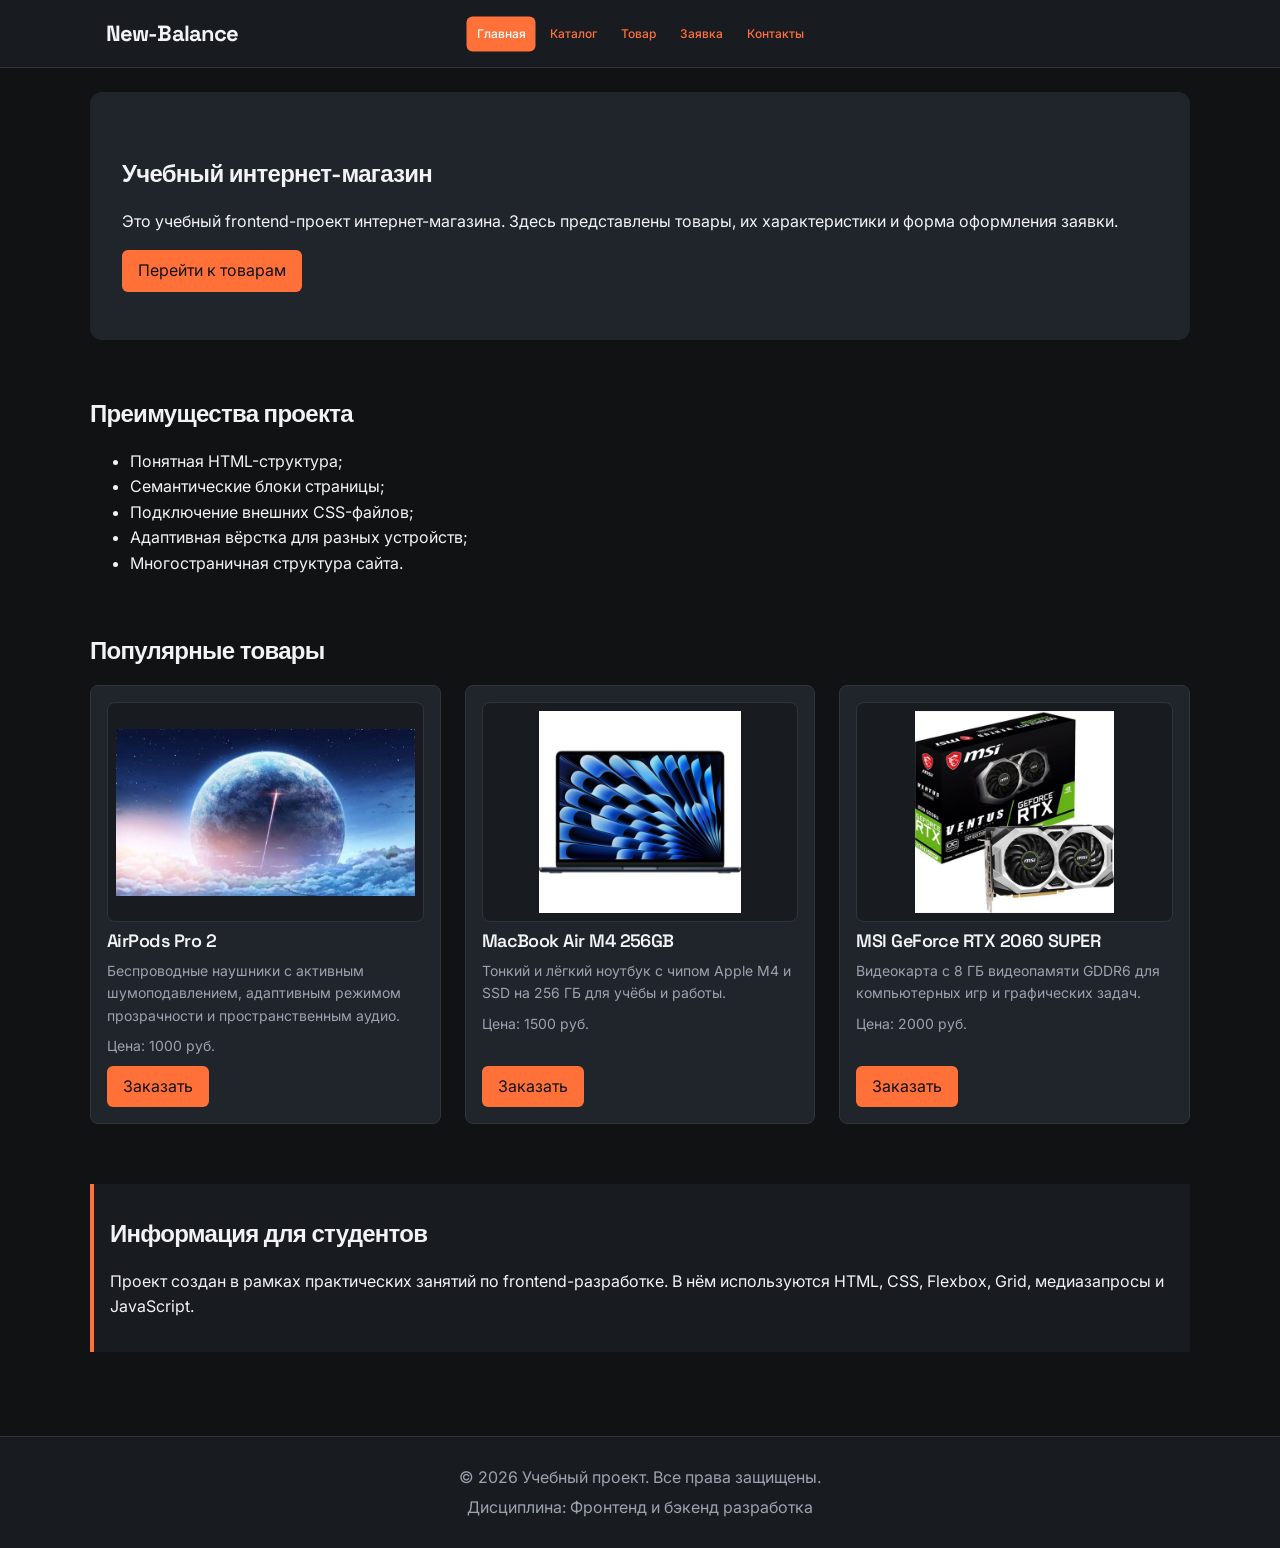
<file: index.html>
<!DOCTYPE html>
<html lang="ru">
<head>
  <meta charset="UTF-8">
  <meta name="viewport" content="width=device-width, initial-scale=1.0">

  <meta name="description" content="Учебный интернет-магазин: каталог товаров, характеристики и оформление заявок.">
  <meta property="og:type" content="website">
  <meta property="og:title" content="Учебный интернет-магазин">
  <meta property="og:description" content="Учебный frontend-проект интернет-магазина.">

  <title>Учебный интернет-магазин</title>

  <link rel="stylesheet" href="css/style.css">
  <link rel="stylesheet" href="css/responsive.css">

  <script src="js/main.js" defer></script>

  <link rel="preconnect" href="https://fonts.googleapis.com">
  <link rel="preconnect" href="https://fonts.gstatic.com" crossorigin>
  <link href="https://fonts.googleapis.com/css2?family=IBM+Plex+Mono:wght@400;500&family=Inter:wght@400;500;600;700;800&family=Space+Grotesk:wght@500;600;700&display=swap" rel="stylesheet">
</head>

<body>
  <a class="skip-link" href="#main">Перейти к основному содержимому</a>

  <header>
    <div class="site-header">
      <a class="site-logo" href="index.html" aria-current="page">New-Balance</a>

      <nav class="site-nav" aria-label="Основная навигация">
        <ul class="site-nav__list">
          <li><a href="index.html" aria-current="page">Главная</a></li>
          <li><a href="catalog.html">Каталог</a></li>
          <li><a href="product.html">Товар</a></li>
          <li><a href="order.html">Заявка</a></li>
          <li><a href="contacts.html">Контакты</a></li>
        </ul>
      </nav>
    </div>
  </header>

  <main id="main">
    <section class="hero">
      <h1>Учебный интернет-магазин</h1>

      <p>
        Это учебный frontend-проект интернет-магазина.
        Здесь представлены товары, их характеристики и форма оформления заявки.
      </p>

      <a class="button" href="#popular">Перейти к товарам</a>
    </section>

    <section class="section" id="advantages">
      <h2>Преимущества проекта</h2>

      <ul class="advantages-list">
        <li>Понятная HTML-структура;</li>
        <li>Семантические блоки страницы;</li>
        <li>Подключение внешних CSS-файлов;</li>
        <li>Адаптивная вёрстка для разных устройств;</li>
        <li>Многостраничная структура сайта.</li>
      </ul>
    </section>

    <section class="section" id="popular">
      <h2>Популярные товары</h2>

      <div class="products-grid">

        <article class="product-card">
          <img
            class="product-card__image"
            src="images/images (1).jpeg"
            srcset="
              images/responsive/airpods-480.jpeg 480w,
              images/responsive/airpods-960.jpeg 960w
            "
            sizes="(max-width: 767px) 100vw, (max-width: 1023px) 50vw, 33vw"
            alt="Беспроводные наушники Apple AirPods Pro 2"
            loading="lazy"
          >

          <h3>AirPods Pro 2</h3>

          <p>
            Беспроводные наушники с активным шумоподавлением,
            адаптивным режимом прозрачности и пространственным аудио.
          </p>

          <p>Цена: 1000 руб.</p>

          <button
            class="button product-card__button"
            type="button"
            data-product="AirPods Pro 2"
          >
            Заказать
          </button>
        </article>

        <article class="product-card">
          <img
            class="product-card__image"
            src="images/macbook.jpeg"
            srcset="
              images/responsive/macbook-480.jpeg 480w,
              images/responsive/macbook-960.jpeg 960w
            "
            sizes="(max-width: 767px) 100vw, (max-width: 1023px) 50vw, 33vw"
            alt="Ноутбук Apple MacBook Air M4"
            loading="lazy"
          >

          <h3>MacBook Air M4 256GB</h3>

          <p>
            Тонкий и лёгкий ноутбук с чипом Apple M4
            и SSD на 256 ГБ для учёбы и работы.
          </p>

          <p>Цена: 1500 руб.</p>

          <button
            class="button product-card__button"
            type="button"
            data-product="MacBook Air M4 256GB"
          >
            Заказать
          </button>
        </article>

        <article class="product-card">
          <img
            class="product-card__image"
            src="images/video.jpeg"
            srcset="
              images/responsive/video-480.jpeg 480w,
              images/responsive/video-960.jpeg 960w
            "
            sizes="(max-width: 767px) 100vw, (max-width: 1023px) 50vw, 33vw"
            alt="Видеокарта MSI GeForce RTX 2060 SUPER"
            loading="lazy"
          >

          <h3>MSI GeForce RTX 2060 SUPER</h3>

          <p>
            Видеокарта с 8 ГБ видеопамяти GDDR6
            для компьютерных игр и графических задач.
          </p>

          <p>Цена: 2000 руб.</p>

          <button
            class="button product-card__button"
            type="button"
            data-product="MSI GeForce RTX 2060 SUPER"
          >
            Заказать
          </button>
        </article>

      </div>
    </section>

    <aside class="aside-info">
      <h2>Информация для студентов</h2>

      <p>
        Проект создан в рамках практических занятий по frontend-разработке.
        В нём используются HTML, CSS, Flexbox, Grid, медиазапросы
        и JavaScript.
      </p>
    </aside>
  </main>

  <footer id="contacts">
    <p>&copy; 2026 Учебный проект. Все права защищены.</p>
    <p>Дисциплина: Фронтенд и бэкенд разработка</p>
  </footer>

  <dialog
    class="order-dialog"
    id="order-dialog"
    aria-labelledby="order-dialog-title"
  >
    <h2 id="order-dialog-title">Оформление заявки</h2>

    <form class="order-form" id="order-form" action="#" method="post">
      <input id="selected-product" name="selected-product" type="hidden">

      <div class="form-field">
        <label for="order-name">Имя</label>
        <input
          id="order-name"
          name="name"
          type="text"
          placeholder="Введите ваше имя"
          minlength="2"
          autocomplete="given-name"
          required
        >
      </div>

      <div class="form-field">
        <label for="order-email">E-mail</label>
        <input
          id="order-email"
          name="email"
          type="email"
          placeholder="example@mail.ru"
          autocomplete="email"
          required
        >
      </div>

      <div class="form-field">
        <label for="order-phone">Телефон</label>
        <input
          id="order-phone"
          name="phone"
          type="tel"
          inputmode="tel"
          placeholder="+7 (900) 000-00-00"
          pattern="^\+7 \(\d{3}\) \d{3}-\d{2}-\d{2}$"
          autocomplete="tel"
          required
        >
        <small>Формат: +7 (900) 000-00-00</small>
      </div>

      <div class="form-field">
        <label for="order-date">Дата связи</label>
        <input
          id="order-date"
          name="date"
          type="date"
        >
      </div>

      <div class="form-field">
        <label for="order-topic">Тема заявки</label>
        <select id="order-topic" name="topic" required>
          <option value="">Выберите тему</option>
          <option value="product">Заказ товара</option>
          <option value="consultation">Консультация</option>
          <option value="delivery">Доставка</option>
        </select>
      </div>

      <div class="form-field">
        <label for="order-comment">Комментарий</label>
        <textarea
          id="order-comment"
          name="comment"
          rows="4"
          placeholder="Укажите дополнительную информацию"
        ></textarea>
      </div>

      <div class="form-field form-field--checkbox">
        <label for="order-agreement">
          <input
            id="order-agreement"
            name="agreement"
            type="checkbox"
            required
          >
          Я согласен на обработку данных
        </label>
      </div>

      <div class="form-actions">
        <button class="button" type="button" id="close-order-dialog">Закрыть</button>
        <button class="button" type="submit">Отправить заявку</button>
      </div>
    </form>
  </dialog>

  <p class="success-message" id="success-message" hidden>
    Форма успешно отправлена!
  </p>
</body>
</html>
</file>
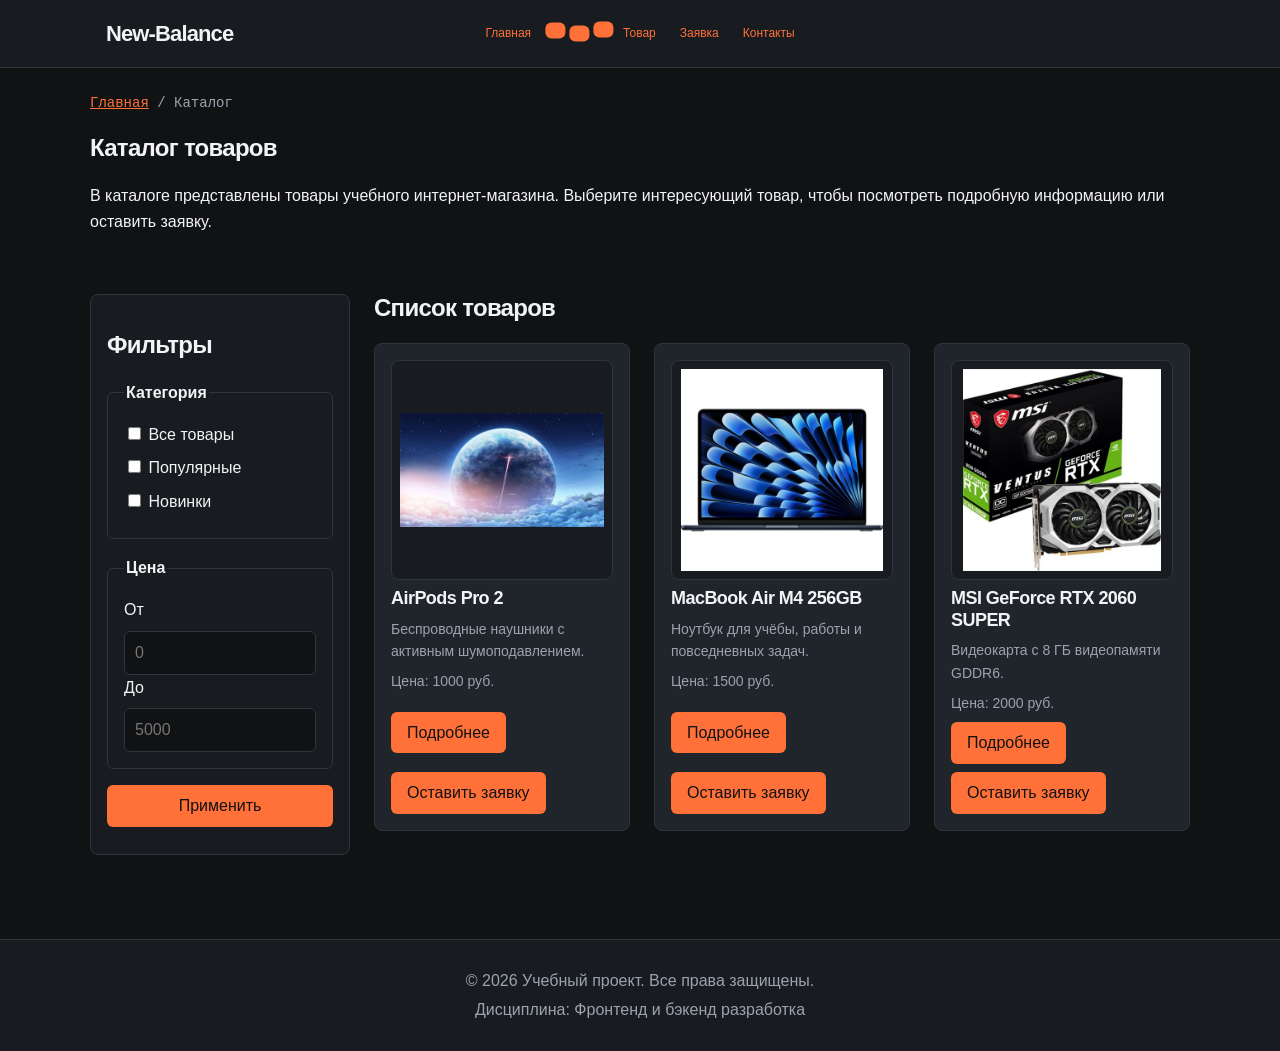
<file: catalog.html>
<!DOCTYPE html>
<html lang="ru">
<head>
  <meta charset="UTF-8">
  <meta name="viewport" content="width=device-width, initial-scale=1.0">

  <meta name="description" content="Каталог товаров учебного интернет-магазина.">
  <meta property="og:type" content="website">
  <meta property="og:title" content="Каталог товаров — Учебный интернет-магазин">
  <meta property="og:description" content="Каталог товаров учебного frontend-проекта.">

  <title>Каталог товаров — Учебный интернет-магазин</title>

  <link rel="stylesheet" href="css/style.css">
  <link rel="stylesheet" href="css/responsive.css">
</head>

<body>
  <a class="skip-link" href="#main">Перейти к основному содержимому</a>

  <header>
    <div class="site-header">
      <a class="site-logo" href="index.html">New-Balance</a>

      <nav class="site-nav" aria-label="Основная навигация">
        <ul class="site-nav__list">
          <li><a href="index.html">Главная</a></li>
          <li><a href="catalog.html" aria-current="page"Каталог</a></li>
          <li><a href="product.html">Товар</a></li>
          <li><a href="order.html">Заявка</a></li>
          <li><a href="contacts.html">Контакты</a></li>
        </ul>
      </nav>
    </div>
  </header>

  <main id="main">
    <nav class="breadcrumbs" aria-label="Хлебные крошки">
      <a href="index.html">Главная</a>
      <span aria-current="page">Каталог</span>
    </nav>

    <section class="section">
      <h1>Каталог товаров</h1>

      <p>
        В каталоге представлены товары учебного интернет-магазина.
        Выберите интересующий товар, чтобы посмотреть подробную информацию
        или оставить заявку.
      </p>
    </section>

    <div class="catalog-layout">
      <aside class="catalog-filters">
        <h2>Фильтры</h2>

        <form class="filters-form" action="#" method="get">
          <fieldset>
            <legend>Категория</legend>

            <label>
              <input type="checkbox" name="category" value="all">
              Все товары
            </label>

            <label>
              <input type="checkbox" name="category" value="popular">
              Популярные
            </label>

            <label>
              <input type="checkbox" name="category" value="new">
              Новинки
            </label>
          </fieldset>

          <fieldset>
            <legend>Цена</legend>

            <label for="price-from">От</label>
            <input
              id="price-from"
              name="price-from"
              type="number"
              min="0"
              placeholder="0"
            >

            <label for="price-to">До</label>
            <input
              id="price-to"
              name="price-to"
              type="number"
              min="0"
              placeholder="5000"
            >
          </fieldset>

          <button class="button" type="submit">Применить</button>
        </form>
      </aside>

      <section class="catalog-products">
        <h2>Список товаров</h2>

        <div class="products-grid">
          <article class="product-card">
            <img
              class="product-card__image"
              src="images/images (1).jpeg"
              srcset="
                images/responsive/airpods-480.jpeg 480w,
                images/responsive/airpods-960.jpeg 960w
              "
              sizes="(max-width: 767px) 100vw, (max-width: 1023px) 50vw, 33vw"
              alt="Беспроводные наушники Apple AirPods Pro 2"
              loading="lazy"
            >

            <h3>AirPods Pro 2</h3>
            <p>Беспроводные наушники с активным шумоподавлением.</p>
            <p>Цена: 1000 руб.</p>

            <a class="button" href="product.html">Подробнее</a>
            <a class="button" href="order.html">Оставить заявку</a>
          </article>

          <article class="product-card">
            <img
              class="product-card__image"
              src="images/macbook.jpeg"
              srcset="
                images/responsive/macbook-480.jpeg 480w,
                images/responsive/macbook-960.jpeg 960w
              "
              sizes="(max-width: 767px) 100vw, (max-width: 1023px) 50vw, 33vw"
              alt="Ноутбук Apple MacBook Air M4"
              loading="lazy"
            >

            <h3>MacBook Air M4 256GB</h3>
            <p>Ноутбук для учёбы, работы и повседневных задач.</p>
            <p>Цена: 1500 руб.</p>

            <a class="button" href="product.html">Подробнее</a>
            <a class="button" href="order.html">Оставить заявку</a>
          </article>

          <article class="product-card">
            <img
              class="product-card__image"
              src="images/video.jpeg"
              srcset="
                images/responsive/video-480.jpeg 480w,
                images/responsive/video-960.jpeg 960w
              "
              sizes="(max-width: 767px) 100vw, (max-width: 1023px) 50vw, 33vw"
              alt="Видеокарта MSI GeForce RTX 2060 SUPER"
              loading="lazy"
            >

            <h3>MSI GeForce RTX 2060 SUPER</h3>
            <p>Видеокарта с 8 ГБ видеопамяти GDDR6.</p>
            <p>Цена: 2000 руб.</p>

            <a class="button" href="product.html">Подробнее</a>
            <a class="button" href="order.html">Оставить заявку</a>
          </article>
        </div>
      </section>
    </div>
  </main>

  <footer>
    <p>&copy; 2026 Учебный проект. Все права защищены.</p>
    <p>Дисциплина: Фронтенд и бэкенд разработка</p>
  </footer>
</body>
</html>
</file>
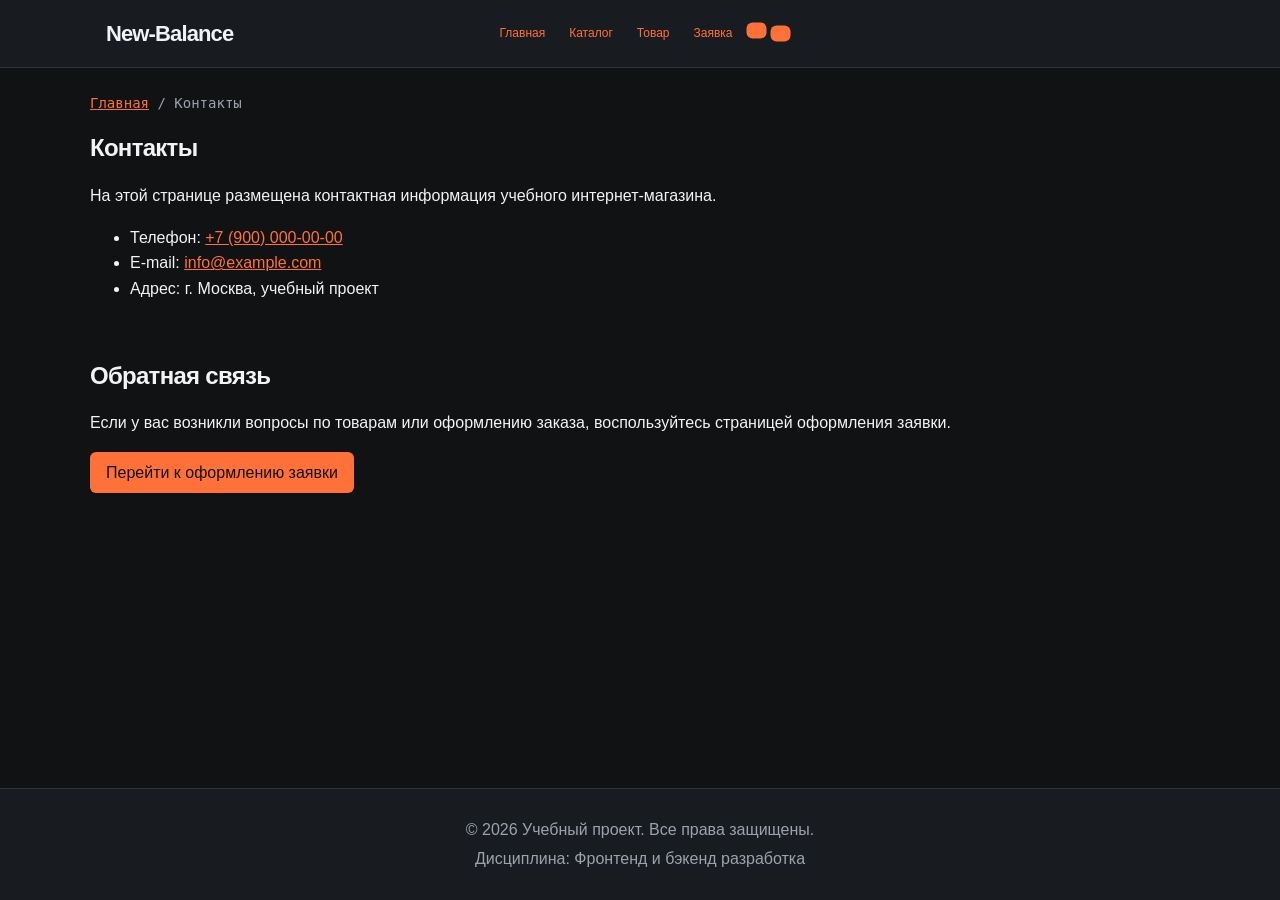
<file: contacts.html>
<!DOCTYPE html>
<html lang="ru">
<head>
  <meta charset="UTF-8">
  <meta name="viewport" content="width=device-width, initial-scale=1.0">

  <meta name="description" content="Контактная информация учебного интернет-магазина.">
  <meta property="og:type" content="website">
  <meta property="og:title" content="Контакты — Учебный интернет-магазин">
  <meta property="og:description" content="Контактная информация учебного frontend-проекта.">

  <title>Контакты — Учебный интернет-магазин</title>

  <link rel="stylesheet" href="css/style.css">
  <link rel="stylesheet" href="css/responsive.css">
</head>

<body>
  <a class="skip-link" href="#main">Перейти к основному содержимому</a>

  <header>
    <div class="site-header">
      <a class="site-logo" href="index.html">New-Balance</a>

      <nav class="site-nav" aria-label="Основная навигация">
        <ul class="site-nav__list">
          <li><a href="index.html">Главная</a></li>
          <li><a href="catalog.html">Каталог</a></li>
          <li><a href="product.html">Товар</a></li>
          <li><a href="order.html">Заявка</a></li>
          <li><a href="contacts.html" aria-current="page"Контакты</a></li>
        </ul>
      </nav>
    </div>
  </header>

  <main id="main">
    <nav class="breadcrumbs" aria-label="Хлебные крошки">
      <a href="index.html">Главная</a>
      <span aria-current="page">Контакты</span>
    </nav>

    <section class="section">
      <h1>Контакты</h1>

      <p>
        На этой странице размещена контактная информация
        учебного интернет-магазина.
      </p>

      <ul>
        <li>
          Телефон:
          <a href="tel:+79000000000">+7 (900) 000-00-00</a>
        </li>
        <li>
          E-mail:
          <a href="mailto:info@example.com">info@example.com</a>
        </li>
        <li>Адрес: г. Москва, учебный проект</li>
      </ul>
    </section>

    <section class="section" id="feedback">
      <h2>Обратная связь</h2>

      <p>
        Если у вас возникли вопросы по товарам или оформлению заказа,
        воспользуйтесь страницей оформления заявки.
      </p>

      <a class="button" href="order.html">Перейти к оформлению заявки</a>
    </section>
  </main>

  <footer>
    <p>&copy; 2026 Учебный проект. Все права защищены.</p>
    <p>Дисциплина: Фронтенд и бэкенд разработка</p>
  </footer>
</body>
</html>
</file>
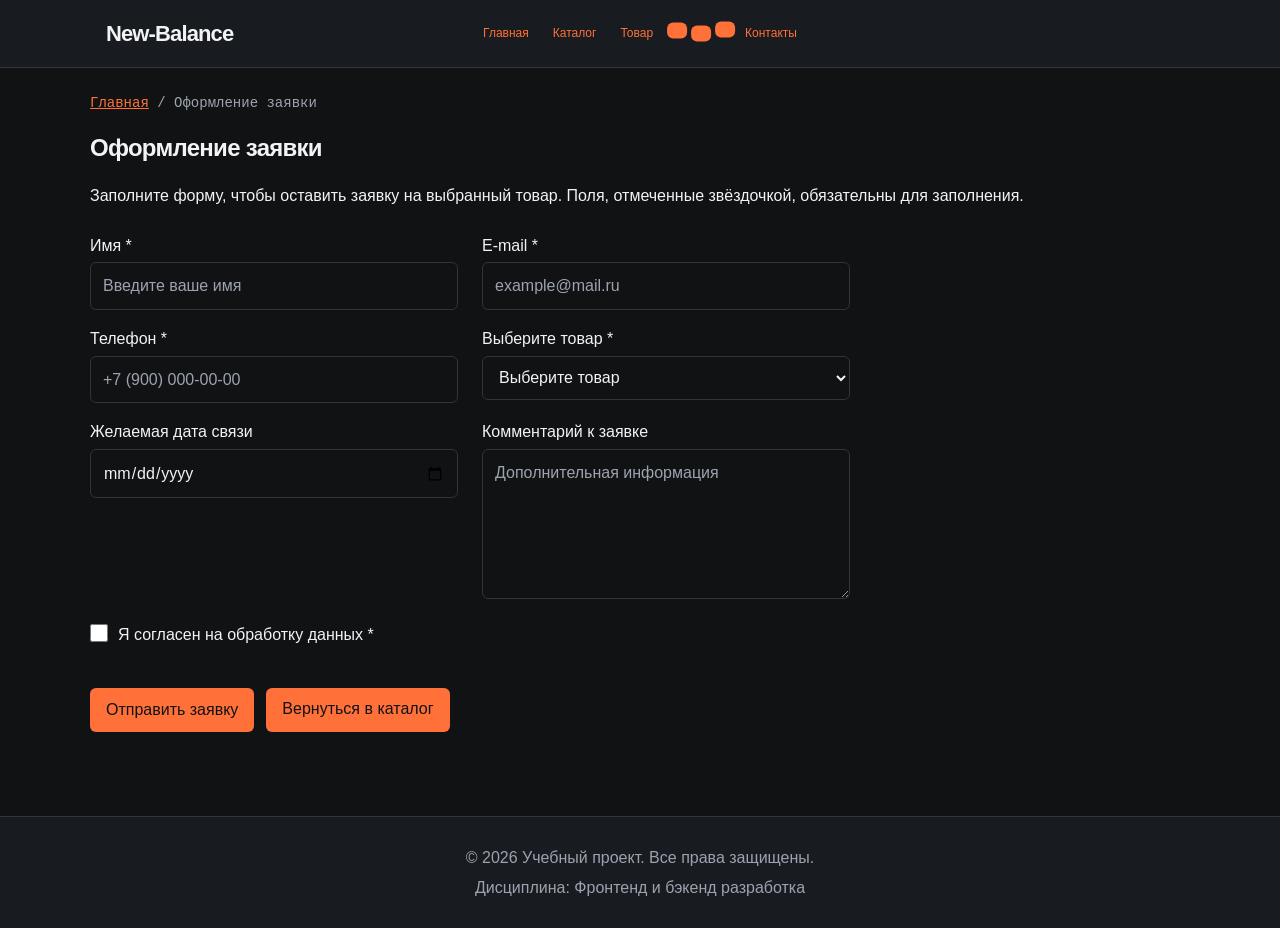
<file: order.html>
<!DOCTYPE html>
<html lang="ru">
<head>
  <meta charset="UTF-8">
  <meta name="viewport" content="width=device-width, initial-scale=1.0">
  <meta name="description" content="Оформление заявки в учебном интернет-магазине.">
  <title>Оформление заявки — Учебный интернет-магазин</title>

  <link rel="stylesheet" href="css/style.css">
  <link rel="stylesheet" href="css/responsive.css">
  <script src="js/main.js" defer></script>
</head>

<body>
  <a class="skip-link" href="#main">Перейти к основному содержимому</a>

  <header>
    <div class="site-header">
      <a class="site-logo" href="index.html">New-Balance</a>

      <nav class="site-nav" aria-label="Основная навигация">
        <ul class="site-nav__list">
          <li><a href="index.html">Главная</a></li>
          <li><a href="catalog.html">Каталог</a></li>
          <li><a href="product.html">Товар</a></li>
          <li><a href="order.html" aria-current="page"Заявка</a></li>
          <li><a href="contacts.html">Контакты</a></li>
        </ul>
      </nav>
    </div>
  </header>

  <main id="main">
    <nav class="breadcrumbs" aria-label="Хлебные крошки">
      <a href="index.html">Главная</a>
      <span aria-current="page">Оформление заявки</span>
    </nav>

    <section class="section">
      <h1>Оформление заявки</h1>

      <p id="order-description">
        Заполните форму, чтобы оставить заявку на выбранный товар.
        Поля, отмеченные звёздочкой, обязательны для заполнения.
      </p>

      <form
        class="order-form"
        action="#"
        method="post"
        aria-describedby="order-description"
      >
        <div class="form-field">
          <label for="order-name">Имя *</label>
          <input
            id="order-name"
            name="name"
            type="text"
            placeholder="Введите ваше имя"
            autocomplete="given-name"
            minlength="2"
            required
          >
        </div>

        <div class="form-field">
          <label for="order-email">E-mail *</label>
          <input
            id="order-email"
            name="email"
            type="email"
            placeholder="example@mail.ru"
            autocomplete="email"
            required
          >
        </div>

        <div class="form-field">
          <label for="order-phone">Телефон *</label>
          <input
            id="order-phone"
            name="phone"
            type="tel"
            placeholder="+7 (900) 000-00-00"
            autocomplete="tel"
            inputmode="tel"
            required
          >
        </div>

        <div class="form-field">
          <label for="order-product">Выберите товар *</label>
          <select id="order-product" name="product" required>
            <option value="">Выберите товар</option>
            <option value="AirPods Pro 2">AirPods Pro 2</option>
            <option value="MacBook Air M4 256GB">MacBook Air M4 256GB</option>
            <option value="MSI GeForce RTX 2060 SUPER">MSI GeForce RTX 2060 SUPER</option>
          </select>
        </div>

        <div class="form-field">
          <label for="order-date">Желаемая дата связи</label>
          <input
            id="order-date"
            name="date"
            type="date"
          >
        </div>

        <div class="form-field">
          <label for="order-comment">Комментарий к заявке</label>
          <textarea
            id="order-comment"
            name="comment"
            rows="5"
            placeholder="Дополнительная информация"
          ></textarea>
        </div>

        <div class="form-field form-field--checkbox">
          <label for="order-agreement">
            <input
              id="order-agreement"
              name="agreement"
              type="checkbox"
              required
            >
            Я согласен на обработку данных *
          </label>
        </div>

        <div class="form-actions">
          <button class="button" type="submit">
            Отправить заявку
          </button>

          <a class="button" href="catalog.html">
            Вернуться в каталог
          </a>
        </div>
      </form>
    </section>
  </main>

  <footer>
    <p>&copy; 2026 Учебный проект. Все права защищены.</p>
    <p>Дисциплина: Фронтенд и бэкенд разработка</p>
  </footer>
</body>
</html>
</file>
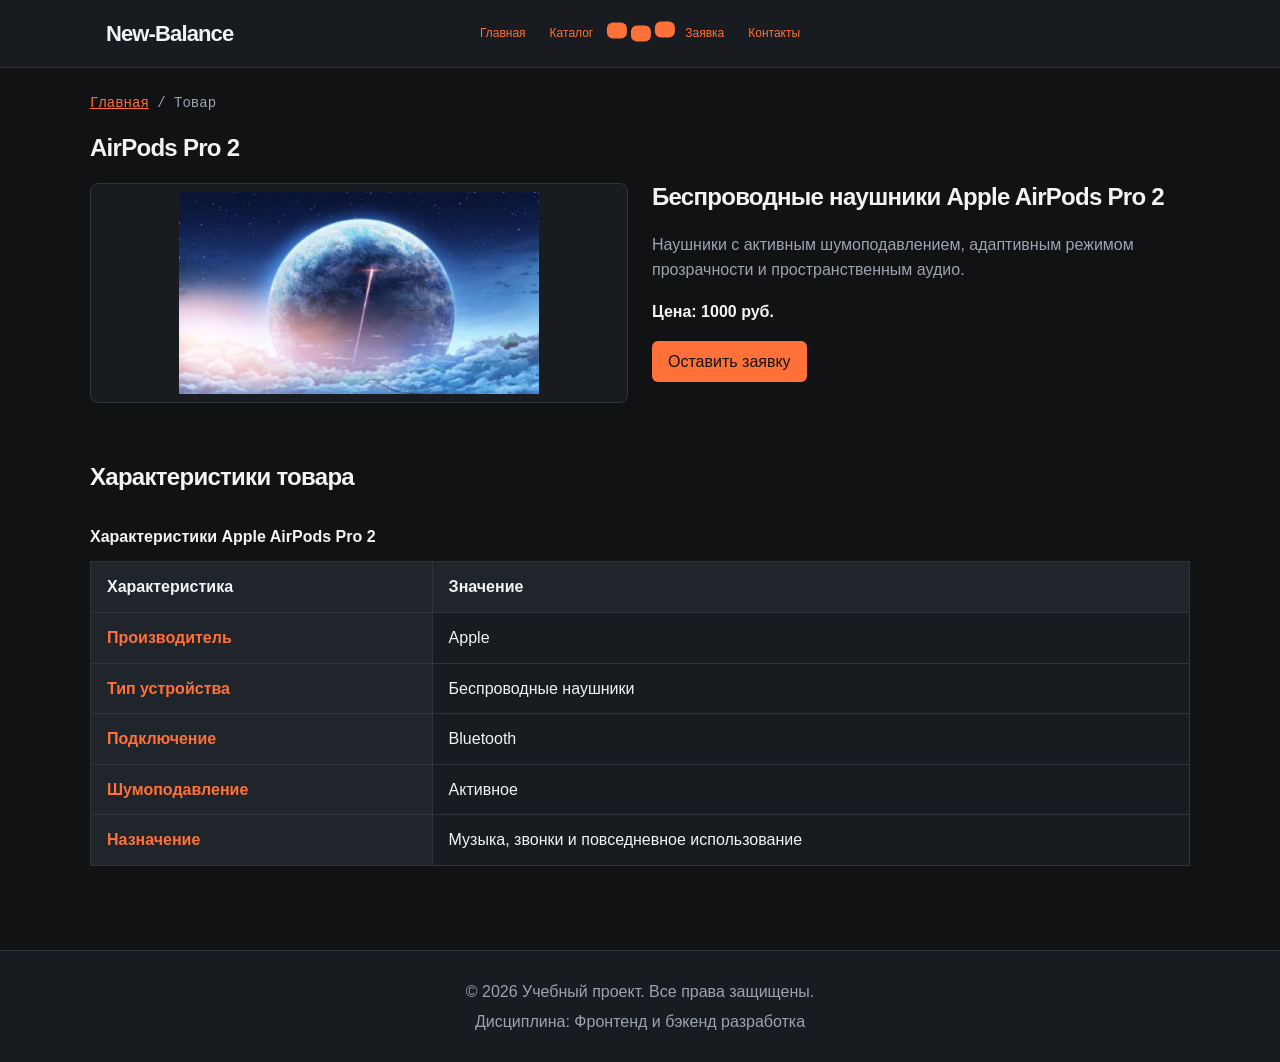
<file: product.html>
<!DOCTYPE html>
<html lang="ru">
<head>
  <meta charset="UTF-8">
  <meta name="viewport" content="width=device-width, initial-scale=1.0">
  <meta name="description" content="Описание и характеристики AirPods Pro 2.">
  <title>AirPods Pro 2 — Учебный интернет-магазин</title>

  <link rel="stylesheet" href="css/style.css">
  <link rel="stylesheet" href="css/responsive.css">
</head>

<body>
  <a class="skip-link" href="#main">Перейти к основному содержимому</a>

  <header>
    <div class="site-header">
      <a class="site-logo" href="index.html">New-Balance</a>

      <nav class="site-nav" aria-label="Основная навигация">
        <ul class="site-nav__list">
          <li><a href="index.html">Главная</a></li>
          <li><a href="catalog.html">Каталог</a></li>
          <li><a href="product.html" aria-current="page"Товар</a></li>
          <li><a href="order.html">Заявка</a></li>
          <li><a href="contacts.html">Контакты</a></li>
        </ul>
      </nav>
    </div>
  </header>

  <main id="main">
    <nav class="breadcrumbs" aria-label="Хлебные крошки">
      <a href="index.html">Главная</a>
      <span aria-current="page">Товар</span>
    </nav>

    <section class="section">
      <h1>AirPods Pro 2</h1>

      <div class="product-detail">
        <img
          class="product-card__image"
          src="images/images (1).jpeg"
          srcset="
            images/responsive/airpods-480.jpeg 480w,
            images/responsive/airpods-960.jpeg 960w
          "
          sizes="(max-width: 767px) 100vw, (max-width: 1023px) 50vw, 500px"
          alt="Беспроводные наушники Apple AirPods Pro 2"
          decoding="async"
        >

        <div class="product-detail__info">
          <h2>Беспроводные наушники Apple AirPods Pro 2</h2>

          <p>
            Наушники с активным шумоподавлением,
            адаптивным режимом прозрачности и пространственным аудио.
          </p>

          <p><strong>Цена: 1000 руб.</strong></p>

          <a class="button" href="order.html">
            Оставить заявку
          </a>
        </div>
      </div>
    </section>

    <section class="section">
      <h2>Характеристики товара</h2>

      <div class="table-wrapper">
        <table class="product-table">
          <caption>Характеристики Apple AirPods Pro 2</caption>
          <thead>
            <tr>
              <th scope="col">Характеристика</th>
              <th scope="col">Значение</th>
            </tr>
          </thead>

          <tbody>
            <tr>
              <th scope="row">Производитель</th>
              <td>Apple</td>
            </tr>
            <tr>
              <th scope="row">Тип устройства</th>
              <td>Беспроводные наушники</td>
            </tr>
            <tr>
              <th scope="row">Подключение</th>
              <td>Bluetooth</td>
            </tr>
            <tr>
              <th scope="row">Шумоподавление</th>
              <td>Активное</td>
            </tr>
            <tr>
              <th scope="row">Назначение</th>
              <td>Музыка, звонки и повседневное использование</td>
            </tr>
          </tbody>
        </table>
      </div>
    </section>
  </main>

  <footer>
    <p>&copy; 2026 Учебный проект. Все права защищены.</p>
    <p>Дисциплина: Фронтенд и бэкенд разработка</p>
  </footer>
</body>
</html>
</file>
<file: css/style.css>
/* ==================================================
   1. Переменные проекта
   ================================================== */

:root {
  /* Цвета */
  --color-bg: #111214;
  --color-text: #F2F3F5;
  --color-muted: #9CA3AF;
  --color-primary: #FF7139;
  --color-primary-dark: #E85C25;
  --color-border: #30343B;
  --color-surface: #181B20;
  --color-surface-accent: #20242B;
  --color-white: #FFFFFF;
  --color-danger: #F87171;
  --color-success: #4ADE80;
  --color-success-bg: rgba(74, 222, 128, 0.1);

  /* Отступы */
  --space-xs: 4px;
  --space-sm: 8px;
  --space-md: 16px;
  --space-lg: 24px;
  --space-xl: 60px;

  /* Скругления */
  --radius-sm: 6px;
  --radius-md: 8px;
  --radius-lg: 12px;

  /* Размеры */
  --container-width: 1100px;
}


/* ==================================================
   2. Базовые стили страницы
   ================================================== */

* {
  box-sizing: border-box;
}

html {
  scroll-behavior: smooth;
}

body {
  min-height: 100vh;
  margin: 0;
  display: flex;
  flex-direction: column;
  font-family: "Inter", Arial, sans-serif;
  line-height: 1.6;
  color: var(--color-text);
  background-color: var(--color-bg);
}

main {
  flex: 1;
  padding: var(--space-lg);
}

section {
  margin-bottom: var(--space-lg);
}

section h2 {
  margin-top: 0;
}

h1,
h2,
h3 {
  font-family: "Space Grotesk", sans-serif;
  font-weight: 600;
  line-height: 1.2;
  letter-spacing: -0.03em;
  color: var(--color-text);
}

a {
  color: var(--color-primary);
}

a:focus-visible {
  outline: 2px solid var(--color-primary);
  outline-offset: 3px;
}

button {
  font: inherit;
}

:target {
  outline: 2px dashed var(--color-primary);
  outline-offset: 4px;
}


/* ==================================================
   3. Ссылка для перехода к основному содержимому
   ================================================== */

.skip-link {
  position: absolute;
  top: 8px;
  left: 8px;
  z-index: 2000;
  padding: 12px 16px;
  border-radius: var(--radius-sm);
  background-color: var(--color-primary);
  color: var(--color-white);
  text-decoration: none;
  transform: translateY(-150%);
}

.skip-link:focus {
  transform: translateY(0);
  outline: 3px solid var(--color-white);
  outline-offset: 3px;
}


/* ==================================================
   4. Шапка сайта и навигация
   ================================================== */

header {
  position: sticky;
  top: 0;
  z-index: 1000;
  width: 100%;
  height: auto;
  margin-left: auto;
  margin-right: auto;
  padding: 0;
  background-color: var(--color-surface);
  border-bottom: 1px solid var(--color-border);
}

.site-header {
  display: flex;
  flex-direction: row;
  align-items: center;
  justify-content: space-between;
  gap: 24px;
  width: 100%;
  max-width: var(--container-width);
  min-height: 90px;
  margin: 0 auto;
  padding: 0 24px;
}

/* Название сайта */
.site-logo {
  position: static;
  flex-shrink: 0;
  font-family: "Space Grotesk", sans-serif;
  font-size: 22px;
  font-weight: 700;
  letter-spacing: -0.04em;
  color: var(--color-text);
  text-decoration: none;
  white-space: nowrap;
}

/* Контейнер меню */
.site-nav {
  width: 100%;
  min-width: 0;
}

/* Список ссылок меню */
.site-nav__list {
  display: flex;
  flex-direction: row;
  align-items: center;
  justify-content: flex-end;
  flex-wrap: wrap;
  gap: 4px;
  margin: 0;
  padding: 0;
  list-style: none;
}

.site-nav__list li {
  flex-shrink: 0;
  margin: 0;
}

/* Ссылки меню */
.site-nav__list a {
  display: inline-block;
  padding: var(--space-sm) var(--space-md);
  border-radius: var(--radius-sm);
  color: var(--color-primary);
  font-family: "Inter", Arial, sans-serif;
  font-size: 12px;
  font-weight: 500;
  text-decoration: none;
  white-space: nowrap;
}

.site-nav__list a:hover {
  color: var(--color-white);
  background-color: var(--color-primary);
}

.site-nav__list a[aria-current="page"] {
  color: var(--color-white);
  background-color: var(--color-primary);
}


/* ==================================================
   5. Главная страница и общие секции
   ================================================== */

.hero {
  max-width: var(--container-width);
  margin: 0 auto var(--space-xl);
  padding: var(--space-xl) var(--space-lg);
  background-color: var(--color-surface-accent);
  border-radius: var(--radius-lg);
}

.section {
  max-width: var(--container-width);
  margin: 0 auto var(--space-xl);
}

.aside-info {
  max-width: var(--container-width);
  margin: 0 auto var(--space-xl);
  padding: var(--space-md);
  border-left: 4px solid var(--color-primary);
  background-color: var(--color-surface);
}


/* ==================================================
   6. Карточки товаров и изображения
   ================================================== */

.products-grid {
  display: grid;
  grid-template-columns: repeat(3, minmax(0, 1fr));
  gap: var(--space-lg);
}

.product-card {
  display: flex;
  flex-direction: column;
  gap: var(--space-sm);
  min-width: 0;
  margin-bottom: 0;
  padding: var(--space-md);
  border: 1px solid var(--color-border);
  border-radius: var(--radius-md);
  background-color: var(--color-surface-accent);
  color: var(--color-text);
}

.product-card h3 {
  margin: 0;
  font-size: 18px;
}

.product-card p {
  margin: 0;
  color: var(--color-muted);
  font-size: 14px;
  line-height: 1.6;
}

.product-card .button {
  margin-top: auto;
  align-self: flex-start;
}

/* Фото товара */
.product-card__image {
  display: block;
  width: 100%;
  height: 220px;
  padding: var(--space-sm);
  object-fit: contain;
  background-color: var(--color-surface);
  border: 1px solid var(--color-border);
  border-radius: var(--radius-md);
  transition: transform 0.3s ease;
}

/* Увеличение фотографии при наведении */
.product-card:hover .product-card__image {
  transform: scale(1.03);
}


/* ==================================================
   7. Каталог и фильтры
   ================================================== */

.catalog-layout {
  display: grid;
  grid-template-columns: 260px minmax(0, 1fr);
  grid-template-areas: "filters products";
  gap: var(--space-lg);
  max-width: var(--container-width);
  margin: 0 auto var(--space-xl);
}

.catalog-filters {
  grid-area: filters;
  min-width: 0;
  padding: var(--space-md);
  border: 1px solid var(--color-border);
  border-radius: var(--radius-md);
  background-color: var(--color-surface);
}

.catalog-products {
  grid-area: products;
  min-width: 0;
}

.filters-form {
  display: grid;
  gap: var(--space-md);
}

.filters-form fieldset {
  margin: 0;
  padding: var(--space-md);
  border: 1px solid var(--color-border);
  border-radius: var(--radius-sm);
}

.filters-form legend {
  font-weight: 700;
}

.filters-form label {
  display: block;
  margin-bottom: var(--space-sm);
}

.filters-form input[type="number"] {
  width: 100%;
  min-height: 44px;
  padding: 8px 10px;
  border: 1px solid var(--color-border);
  border-radius: var(--radius-sm);
  background-color: var(--color-bg);
  color: var(--color-text);
  font: inherit;
}


/* ==================================================
   8. Страница товара
   ================================================== */

.product-detail {
  display: grid;
  grid-template-columns: minmax(0, 1fr) minmax(0, 1fr);
  align-items: start;
  gap: var(--space-lg);
}

.product-detail > img {
  width: 100%;
  max-height: 420px;
  object-fit: contain;
}

.product-detail__info {
  min-width: 0;
}

.product-detail__info h2 {
  margin-top: 0;
}

.product-detail__info p {
  color: var(--color-muted);
}

.product-detail__info strong {
  color: var(--color-text);
}


/* ==================================================
   9. Таблица характеристик
   ================================================== */

.table-wrapper {
  width: 100%;
  overflow-x: auto;
}

.product-table {
  width: 100%;
  min-width: 640px;
  border-collapse: collapse;
  background-color: var(--color-surface);
}

.product-table th,
.product-table td {
  padding: 12px 16px;
  border: 1px solid var(--color-border);
  text-align: left;
}

.product-table th {
  background-color: var(--color-surface-accent);
  font-weight: 600;
}

.product-table tbody th {
  color: var(--color-primary);
}


/* ==================================================
   10. Кнопки
   ================================================== */

.button {
  display: inline-block;
  padding: var(--space-sm) var(--space-md);
  border: none;
  border-radius: var(--radius-sm);
  background-color: var(--color-primary);
  color: var(--color-white);
  text-decoration: none;
  text-align: center;
  cursor: pointer;
}

.button:hover {
  background-color: var(--color-primary-dark);
}

.button:focus-visible {
  outline: 2px solid var(--color-primary);
  outline-offset: 3px;
}

.button:disabled {
  opacity: 0.6;
  cursor: not-allowed;
}


/* ==================================================
   11. Хлебные крошки
   ================================================== */

.breadcrumbs {
  max-width: var(--container-width);
  margin: 0 auto var(--space-md);
  font-size: 14px;
  color: var(--color-muted);
  font-family: "IBM Plex Mono", monospace;
}

.breadcrumbs a {
  color: var(--color-primary);
}

.breadcrumbs span::before {
  content: " / ";
  color: var(--color-muted);
}


/* ==================================================
   12. Формы и модальное окно
   ================================================== */

/* Форма оформления заявки */
.order-form {
  display: grid;
  max-width: 760px;
  margin-top: var(--space-lg);
}

.form-field {
  min-width: 0;
  margin-bottom: var(--space-md);
}

.form-field label {
  display: block;
  margin-bottom: var(--space-xs);
}

.form-field input,
.form-field select,
.form-field textarea {
  width: 100%;
  min-height: 44px;
  padding: 10px 12px;
  border: 1px solid var(--color-border);
  border-radius: var(--radius-sm);
  background-color: var(--color-bg);
  color: var(--color-text);
  font: inherit;
}

.form-field textarea {
  min-height: 120px;
  resize: vertical;
}

.form-field input::placeholder,
.form-field textarea::placeholder {
  color: var(--color-muted);
}

.form-field input[type="checkbox"] {
  width: 18px;
  min-height: 18px;
  height: 18px;
  margin: 2px 0 0;
  accent-color: var(--color-primary);
}

.form-field--checkbox label {
  display: flex;
  align-items: flex-start;
  gap: 10px;
}

.form-field input:hover,
.form-field select:hover,
.form-field textarea:hover {
  border-color: var(--color-primary);
}

.form-field input:focus-visible,
.form-field select:focus-visible,
.form-field textarea:focus-visible,
.form-actions button:focus-visible {
  outline: 2px solid var(--color-primary);
  outline-offset: 3px;
}

.form-field small {
  display: block;
  margin-top: var(--space-xs);
  color: var(--color-muted);
  font-family: "IBM Plex Mono", monospace;
}

/* Модальное окно */
.order-dialog {
  width: min(100% - 32px, 560px);
  max-height: 90vh;
  overflow-y: auto;
  padding: var(--space-lg);
  border: 1px solid var(--color-border);
  border-radius: var(--radius-lg);
  background-color: var(--color-surface);
  color: var(--color-text);
}

.order-dialog::backdrop {
  background-color: rgba(0, 0, 0, 0.7);
}

.order-dialog input,
.order-dialog select,
.order-dialog textarea {
  background-color: var(--color-bg);
  color: var(--color-text);
  border-color: var(--color-border);
}

.order-dialog input::placeholder,
.order-dialog textarea::placeholder {
  color: var(--color-muted);
}

/* Ошибки и сообщения */
[aria-invalid="true"] {
  border-color: var(--color-danger);
}

.success-message {
  max-width: var(--container-width);
  margin: var(--space-lg) auto;
  padding: var(--space-md);
  border-left: 4px solid var(--color-success);
  background-color: var(--color-success-bg);
}


/* ==================================================
   13. Кнопки формы
   ================================================== */

.form-actions {
  display: flex;
  flex-wrap: wrap;
  align-items: center;
  gap: 12px;
  margin-top: 20px;
}

.form-actions .button {
  min-height: 44px;
}


/* ==================================================
   14. Подвал сайта
   ================================================== */

footer {
  margin-top: auto;
  padding: var(--space-lg);
  background-color: var(--color-surface);
  border-top: 1px solid var(--color-border);
  color: var(--color-muted);
  text-align: center;
}

footer p {
  margin: 4px 0;
}


/* ==================================================
   15. Уменьшение анимации
   ================================================== */

@media (prefers-reduced-motion: reduce) {
  html {
    scroll-behavior: auto;
  }

  *,
  *::before,
  *::after {
    animation-duration: 0.01ms !important;
    animation-iteration-count: 1 !important;
    transition-duration: 0.01ms !important;
  }
}

/* ==================================================
   Дополнительные исправления доступности (A11y)
   ================================================== */

/* Тёмный текст на оранжевых элементах повышает контрастность. */
/* Контрастность кнопок и ссылки пропуска. */
.skip-link,
.button {
  color: var(--color-bg);
}

.button:hover {
  color: var(--color-bg);
  background-color: var(--color-primary-dark);
}

/* Единый хорошо заметный фокус при навигации с клавиатуры. */
a:focus-visible,
button:focus-visible,
input:focus-visible,
select:focus-visible,
textarea:focus-visible {
  outline: 3px solid var(--color-primary);
  outline-offset: 3px;
}

/* Подпись таблицы характеристик. */
.product-table caption {
  padding: 12px 0;
  color: var(--color-text);
  font-weight: 600;
  text-align: left;
}

/* Скрытые сообщения не должны отображаться до отправки формы. */
[hidden] {
  display: none !important;
}

/* Учитываем настройку пользователя по уменьшению движения. */
@media (prefers-reduced-motion: reduce) {
  html {
    scroll-behavior: auto;
  }

  *,
  *::before,
  *::after {
    animation-duration: 0.01ms !important;
    animation-iteration-count: 1 !important;
    transition-duration: 0.01ms !important;
  }
}
</file>
<file: css/responsive.css>
/* Адаптивная вёрстка — Mobile First */

img {
  max-width: 100%;
  height: auto;
}

main {
  padding: 16px;
}

/* Мобильная шапка */
.site-header {
  flex-direction: column;
  align-items: flex-start;
  gap: 12px;
  min-height: auto;
  padding: 16px;
}

.site-logo {
  position: static;
  left: auto;
}

.site-nav {
  width: 100%;
}

.site-nav__list {
  flex-wrap: wrap;
  justify-content: flex-start;
  gap: 4px;
  margin: 0;
  overflow: visible;
}

.site-nav__list li {
  margin: 0;
}

.site-nav__list a {
  padding: 8px 10px;
  white-space: normal;
}

.hero {
  padding: 32px 16px;
}

/* На телефоне карточки, товар и форма идут в одну колонку */
.products-grid {
  grid-template-columns: minmax(0, 1fr);
}

.product-card {
  min-width: 0;
}

.product-card__image {
  width: 100%;
  height: 220px;
  aspect-ratio: 4 / 3;
}

.catalog-layout {
  grid-template-columns: minmax(0, 1fr);
  grid-template-areas: "filters" "products";
}

.catalog-filters {
  grid-area: filters;
}

.catalog-products {
  grid-area: products;
}

.product-detail {
  grid-template-columns: minmax(0, 1fr);
}

.product-detail > img {
  width: 100%;
  max-height: 320px;
}

.table-wrapper {
  max-width: 100%;
  overflow-x: auto;
  -webkit-overflow-scrolling: touch;
}

.product-table {
  min-width: 640px;
}

.order-form {
  grid-template-columns: minmax(0, 1fr);
}

.filters-form input[type="number"],
.form-field input,
.form-field select,
.form-field textarea {
  min-height: 44px;
}

.form-field textarea {
  min-height: 120px;
}

.form-actions {
  flex-direction: column;
  align-items: stretch;
}

.form-actions .button {
  width: 100%;
  min-height: 44px;
}

/* Планшеты */
@media (min-width: 768px) {
  main {
    padding: 24px;
  }

  .site-header {
    position: relative;
    flex-direction: row;
    align-items: center;
    gap: 16px;
  }

  /* Центрируем меню в шапке на широких экранах */
  .site-nav {
    position: absolute;
    top: 50%;
    left: 50%;
    width: max-content;
    transform: translate(-50%, -50%);
  }

  .site-nav__list {
    justify-content: center;
  }

  .products-grid {
    grid-template-columns: repeat(2, minmax(0, 1fr));
  }

  .catalog-layout {
    grid-template-columns: 220px minmax(0, 1fr);
    grid-template-areas: "filters products";
  }

  .hero {
    padding: 48px 32px;
  }

  .product-detail {
    grid-template-columns: repeat(2, minmax(0, 1fr));
  }

  .product-detail > img {
    max-height: 420px;
  }

  .order-form {
    grid-template-columns: repeat(2, minmax(0, 1fr));
    column-gap: 24px;
  }

  .form-field--checkbox,
  .form-actions {
    grid-column: 1 / -1;
  }

  .form-actions {
    flex-direction: row;
    align-items: center;
  }

  .form-actions .button {
    width: auto;
  }
}

/* Ноутбуки и большие экраны */
@media (min-width: 1024px) {
  .products-grid {
    grid-template-columns: repeat(3, minmax(0, 1fr));
  }

  .catalog-layout {
    grid-template-columns: 260px minmax(0, 1fr);
  }
}

/* Очень узкие телефоны */
@media (max-width: 360px) {
  main {
    padding: 12px;
  }

  .site-header {
    padding: 12px;
  }

  .site-nav__list {
    gap: 2px;
  }

  .site-nav__list a {
    padding: 7px 8px;
    font-size: 11px;
  }

  .product-card {
    padding: 12px;
  }

  .hero {
    padding: 24px 12px;
  }
}
</file>
